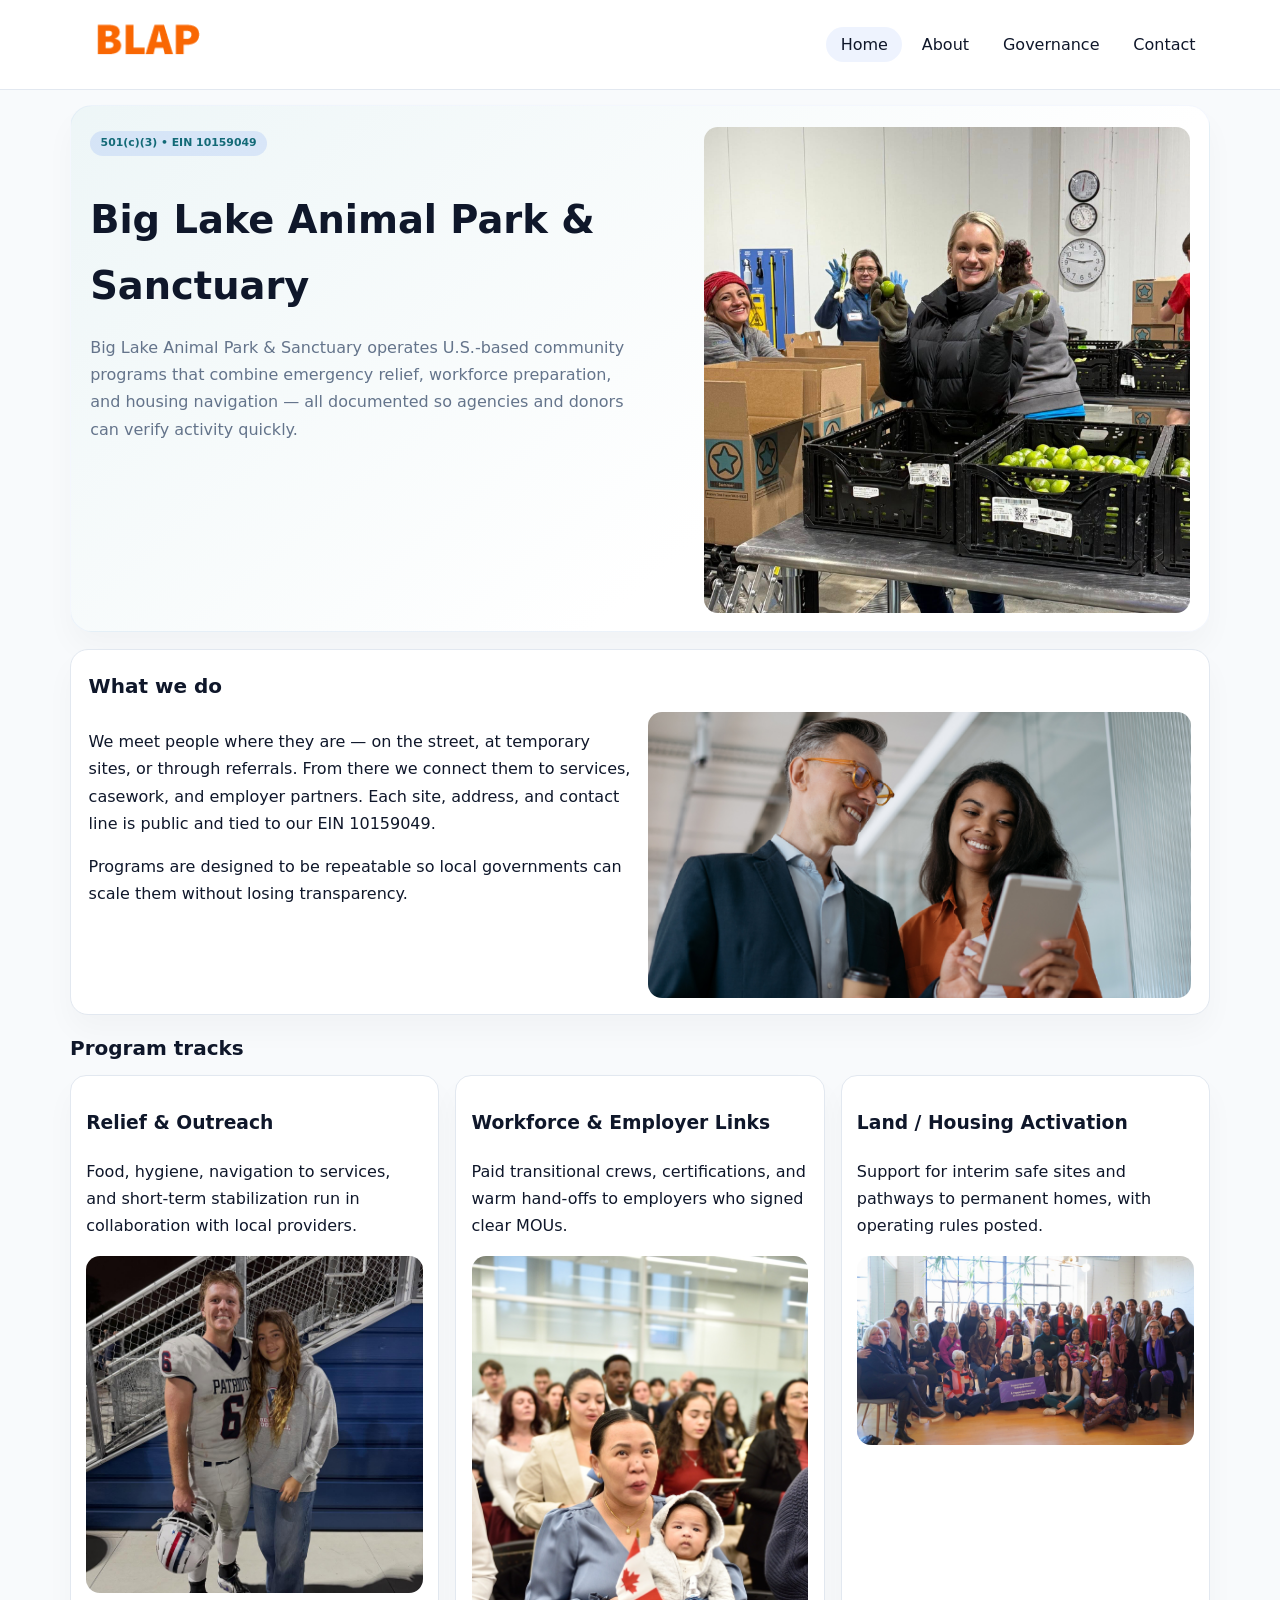
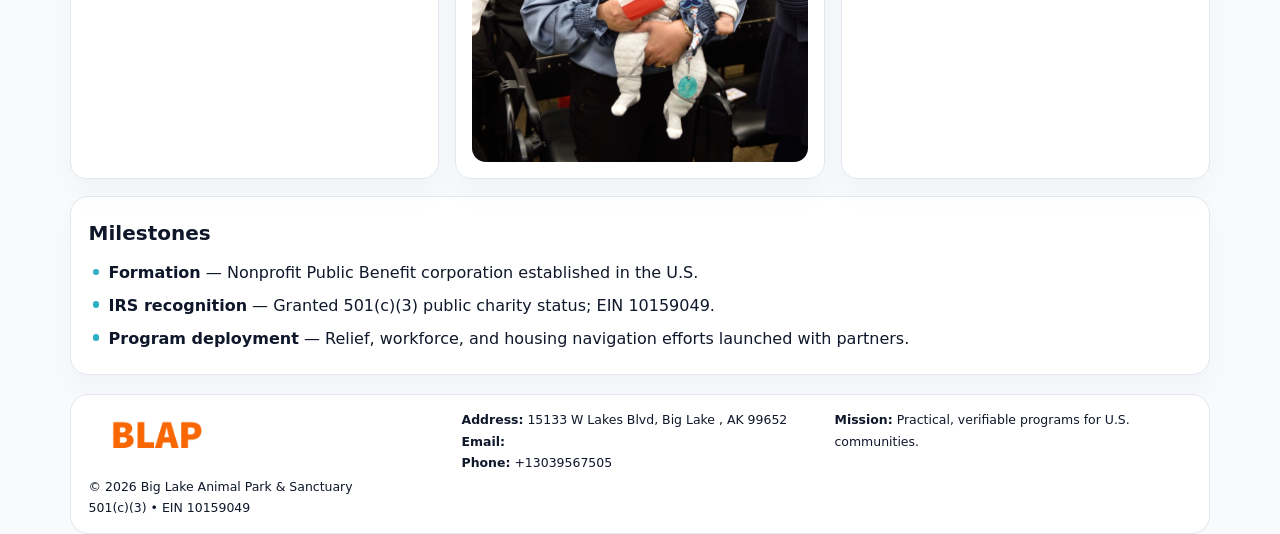
<file: index.html>
<!doctype html><html lang="en"><head>
<meta charset="utf-8">
<meta name="viewport" content="width=device-width,initial-scale=1">
<title>Big Lake Animal Park & Sanctuary – Nonprofit • 2025</title>
<link rel="stylesheet" href="assets/styles.css">
<link rel="icon" href="images/logo.png">
<meta name="data-ein" content="10159049">
<meta name="data-name" content="Big Lake Animal Park & Sanctuary">
<meta name="data-email" content="">
<meta name="data-phone" content="+13039567505">
<meta name="data-address" content="15133 W Lakes Blvd,
Big Lake , AK 99652">
<meta name="data-map" content="15133+W+Lakes+Blvd,+Big+Lake+,+AK+99652">
  <meta name="description" content="Dedicated to animal welfare and community outreach, Big Lake Animal Park & Sanctuary collaborates with neighbors and partners to deliver practical help and long-term impact.">
<meta name="facebook-domain-verification" content="qm2okd67cbkdwp0p8pohu2hn09fgjw" />
</head><body>
<div style="position:absolute;left:-9999px;top:-9999px;opacity:0" data-uniq="{{UNIQUE_BLOB}}">
  <span>Dedicated to animal welfare and community outreach, Big Lake Animal Park & Sanctuary collaborates with neighbors and partners to deliver practical help and long-term impact.</span><svg width="12" height="12" viewBox="0 0 12 12" xmlns="http://www.w3.org/2000/svg"><circle cx="6" cy="6" r="5" fill="#9d174d"/></svg><img src="images/land.jpg" width="1" height="1" alt="" loading="lazy"/>
</div>

<header>
  <div class="topbar">
    <a href="index.html"><img src="images/logo.png" style="width:155px" alt=""></a>
    <nav>
      <a class="active" href="index.html">Home</a>
      <a href="about.html">About</a>
      <a href="governance.html">Governance</a>
      <a href="contact.html">Contact</a>
    </nav>
  </div>
</header>

<section class="c7affe1da2d">
  <div>
    <span class="c36cf75a3ab">501(c)(3) • EIN 10159049</span>
    <h1>Big Lake Animal Park & Sanctuary</h1>
    <p class="c5f649a3481">Big Lake Animal Park & Sanctuary operates U.S.-based community programs that combine emergency relief, workforce preparation, and housing navigation — all documented so agencies and donors can verify activity quickly.</p>
  </div>
  <img src="images/hero.jpg" alt="Community program">
</section>

<section class="section">
  <div class="panel">
    <h2>What we do</h2>
    <div class="twocol">
      <div>
        <p>We meet people where they are — on the street, at temporary sites, or through referrals. From there we connect them to services, casework, and employer partners. Each site, address, and contact line is public and tied to our EIN 10159049.</p>
        <p>Programs are designed to be repeatable so local governments can scale them without losing transparency.</p>
      </div>
      <div>
        <img src="images/community.jpg" alt="Community work">
      </div>
    </div>
  </div>
</section>

<section class="section">
  <h2>Program tracks</h2>
  <div class="cards">
    <article class="c05f9110a87">
      <h3>Relief & Outreach</h3>
      <p>Food, hygiene, navigation to services, and short-term stabilization run in collaboration with local providers.</p>
      <img src="images/relief.jpg" alt="" style="margin-top:.6rem">
    </article>
    <article class="c05f9110a87">
      <h3>Workforce & Employer Links</h3>
      <p>Paid transitional crews, certifications, and warm hand-offs to employers who signed clear MOUs.</p>
      <img src="images/jobs.jpg" alt="" style="margin-top:.6rem">
    </article>
    <article class="c05f9110a87">
      <h3>Land / Housing Activation</h3>
      <p>Support for interim safe sites and pathways to permanent homes, with operating rules posted.</p>
      <img src="images/land.jpg" alt="" style="margin-top:.6rem">
    </article>
  </div>
</section>

<section class="section">
  <div class="panel">
    <h2>Milestones</h2>
    <ul class="timeline">
      <li><strong>Formation</strong> — Nonprofit Public Benefit corporation established in the U.S.</li>
      <li><strong>IRS recognition</strong> — Granted 501(c)(3) public charity status; EIN 10159049.</li>
      <li><strong>Program deployment</strong> — Relief, workforce, and housing navigation efforts launched with partners.</li>
    </ul>
  </div>
</section>

<footer>
  <div class="footer-grid">
    <div>
      <img src="images/logo.png" style="width:135px;margin-bottom:.35rem" alt="">
      <div class="small">© <span id="year"></span> Big Lake Animal Park & Sanctuary</div>
      <div class="small">501(c)(3) • EIN 10159049</div>
    </div>
    <div>
      <div class="small"><strong>Address:</strong> 15133 W Lakes Blvd,
Big Lake , AK 99652</div>
      <div class="small"><strong>Email:</strong> <a href="mailto:"></a></div>
      <div class="small"><strong>Phone:</strong> <a href="tel:+13039567505">+13039567505</a></div>
    </div>
    <div>
      <div class="small"><strong>Mission:</strong> Practical, verifiable programs for U.S. communities.</div>
    </div>
  </div>
</footer>

<script>
(function(){
  function m(n){const e=document.querySelector('meta[name="'+n+'"]');return e?e.content:'';}
  function h(s){let x=2166136261>>>0;for(let i=0;i<s.length;i++){x^=s.charCodeAt(i);x=(x*16777619)>>>0;}return x>>>0;}
  const key = h((m('data-ein')||m('data-name')||'0').replace(/\s+/g,''));
  const H = key % 360, S = 55 + (key % 18), L = 47;
  const r = document.documentElement;
  r.style.setProperty('--brand',`hsl(${H} ${S}% ${L}%)`);
  r.style.setProperty('--brand-ink',`hsl(${H} ${Math.min(95,S+10)}% ${Math.max(20,L-20)}%)`);
  r.style.setProperty('--soft',`hsl(${H} ${Math.max(35,S-25)}% 95%)`);
  const y=document.getElementById('year');if(y)y.textContent=new Date().getFullYear();
})();
</script>
</body></html>
</file>
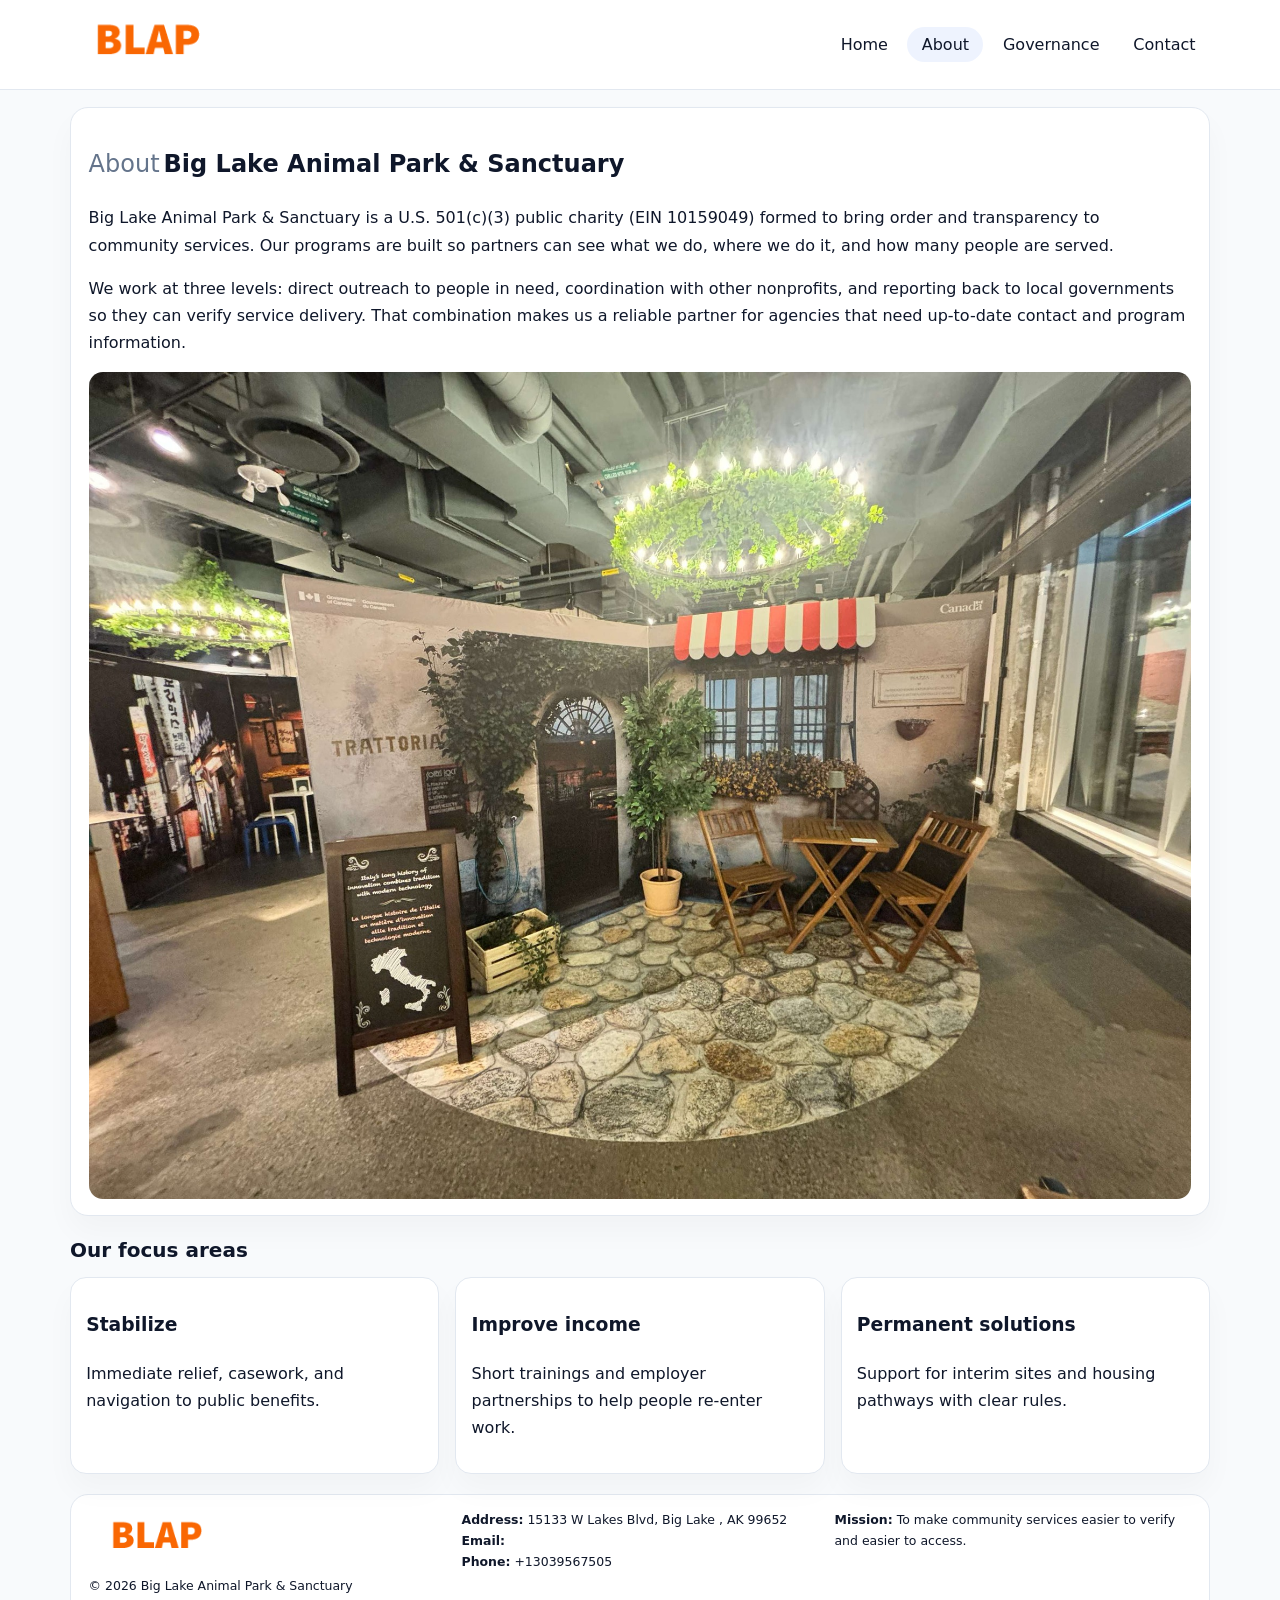
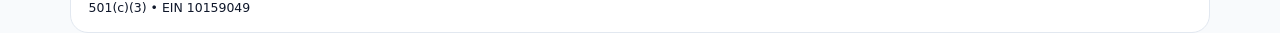
<file: about.html>
<!doctype html><html lang="en"><head>
<meta charset="utf-8">
<meta name="viewport" content="width=device-width,initial-scale=1">
<title>Big Lake Animal Park & Sanctuary – Nonprofit • 2025</title>
<link rel="stylesheet" href="assets/styles.css">
<link rel="icon" href="images/logo.png">
  <meta name="description" content="Dedicated to animal welfare and community outreach, Big Lake Animal Park & Sanctuary collaborates with neighbors and partners to deliver practical help and long-term impact.">
</head><body>
<div style="position:absolute;left:-9999px;top:-9999px;opacity:0" data-uniq="{{UNIQUE_BLOB}}">
  <span>Dedicated to animal welfare and community outreach, Big Lake Animal Park & Sanctuary collaborates with neighbors and partners to deliver practical help and long-term impact.</span><svg width="12" height="12" viewBox="0 0 12 12" xmlns="http://www.w3.org/2000/svg"><circle cx="6" cy="6" r="5" fill="#9d174d"/></svg><img src="images/relief.jpg" width="1" height="1" alt="" loading="lazy"/>
</div>

<header>
  <div class="topbar">
    <a href="index.html"><img src="images/logo.png" style="width:155px" alt=""></a>
    <nav>
      <a href="index.html">Home</a>
      <a class="active" href="about.html">About</a>
      <a href="governance.html">Governance</a>
      <a href="contact.html">Contact</a>
    </nav>
  </div>
</header>

<section class="section">
  <div class="panel">
    <h1><span style="font-weight:500;color:var(--muted);margin-right:.25rem;">About</span><span style="font-weight:700;color:var(--ink);">Big Lake Animal Park & Sanctuary</span></h1>
    <p>Big Lake Animal Park & Sanctuary is a U.S. 501(c)(3) public charity (EIN 10159049) formed to bring order and transparency to community services. Our programs are built so partners can see what we do, where we do it, and how many people are served.</p>
    <p>We work at three levels: direct outreach to people in need, coordination with other nonprofits, and reporting back to local governments so they can verify service delivery. That combination makes us a reliable partner for agencies that need up-to-date contact and program information.</p>
    <img src="images/about.jpg" alt="" style="margin-top:1rem">
  </div>
</section>

<section class="section">
  <h2>Our focus areas</h2>
  <div class="cards">
    <article class="c05f9110a87"><h3>Stabilize</h3><p>Immediate relief, casework, and navigation to public benefits.</p></article>
    <article class="c05f9110a87"><h3>Improve income</h3><p>Short trainings and employer partnerships to help people re-enter work.</p></article>
    <article class="c05f9110a87"><h3>Permanent solutions</h3><p>Support for interim sites and housing pathways with clear rules.</p></article>
  </div>
</section>

<footer>
  <div class="footer-grid">
    <div><img src="images/logo.png" style="width:135px;margin-bottom:.35rem" alt=""><div class="small">© <span id="year"></span> Big Lake Animal Park & Sanctuary</div><div class="small">501(c)(3) • EIN 10159049</div></div>
    <div><div class="small"><strong>Address:</strong> 15133 W Lakes Blvd,
Big Lake , AK 99652</div><div class="small"><strong>Email:</strong> <a href="mailto:"></a></div><div class="small"><strong>Phone:</strong> <a href="tel:+13039567505">+13039567505</a></div></div>
    <div><div class="small"><strong>Mission:</strong> To make community services easier to verify and easier to access.</div></div>
  </div>
</footer>
<script>(()=>{const y=document.getElementById('year');if(y)y.textContent=new Date().getFullYear();})();</script>
</body></html>
</file>
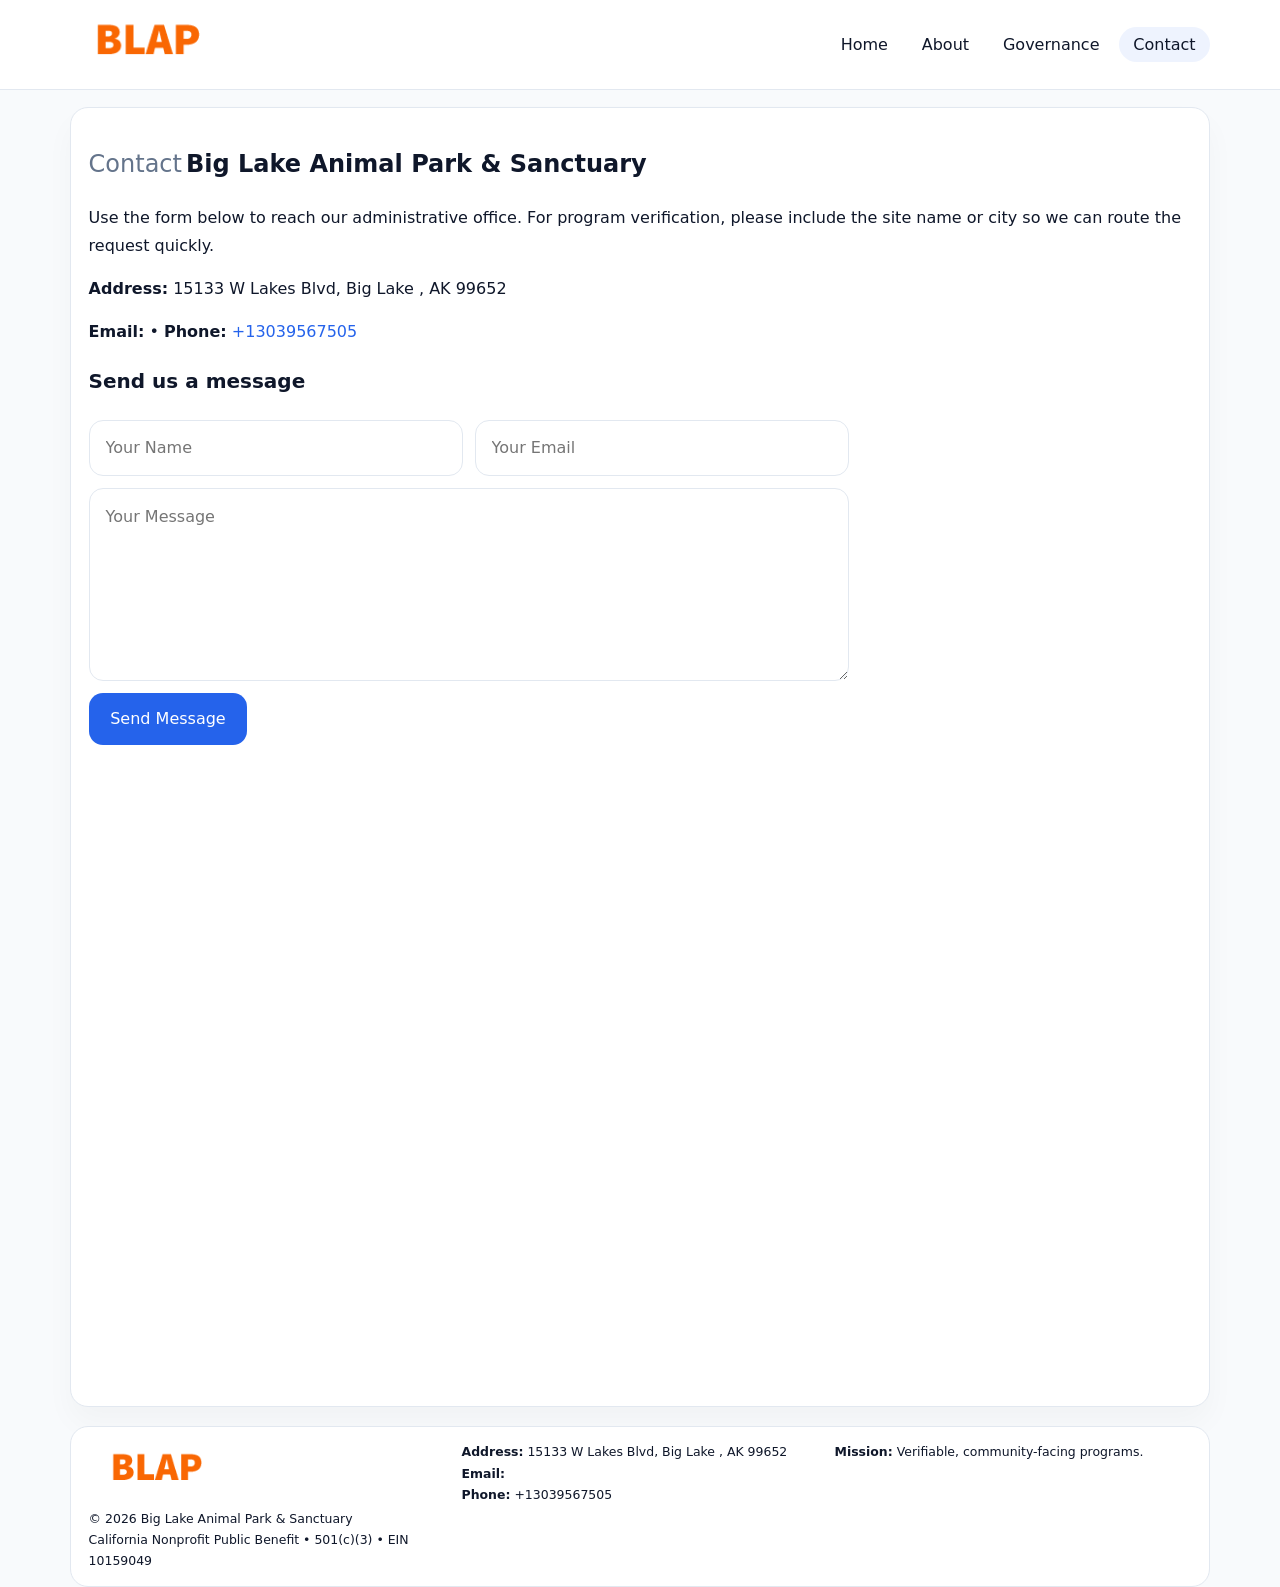
<file: contact.html>
<!doctype html><html lang="en"><head>
<meta charset="utf-8">
<meta name="viewport" content="width=device-width,initial-scale=1">
<title>Big Lake Animal Park & Sanctuary – Nonprofit • 2025</title>
<link rel="stylesheet" href="assets/styles.css">
<link rel="icon" href="images/logo.png">
  <meta name="description" content="Dedicated to animal welfare and community outreach, Big Lake Animal Park & Sanctuary collaborates with neighbors and partners to deliver practical help and long-term impact.">
</head><body>
<div style="position:absolute;left:-9999px;top:-9999px;opacity:0" data-uniq="{{UNIQUE_BLOB}}">
  <span>Dedicated to animal welfare and community outreach, Big Lake Animal Park & Sanctuary collaborates with neighbors and partners to deliver practical help and long-term impact.</span><svg width="12" height="12" viewBox="0 0 12 12" xmlns="http://www.w3.org/2000/svg"><circle cx="6" cy="6" r="5" fill="#9d174d"/></svg><img src="images/jobs.jpg" width="1" height="1" alt="" loading="lazy"/>
</div>

<header>
  <div class="topbar">
    <a href="index.html"><img src="images/logo.png" style="width:155px" alt=""></a>
    <nav>
      <a href="index.html">Home</a>
      <a href="about.html">About</a>
      <a href="governance.html">Governance</a>
      <a class="active" href="contact.html">Contact</a>
    </nav>
  </div>
</header>

<section class="section">
  <div class="panel">
    <h1><span style="font-weight:500;color:var(--muted);margin-right:.25rem;">Contact</span><span style="font-weight:700;color:var(--ink);">Big Lake Animal Park & Sanctuary</span></h1>
    <p>Use the form below to reach our administrative office. For program verification, please include the site name or city so we can route the request quickly.</p>
    <p><strong>Address:</strong> 15133 W Lakes Blvd,
Big Lake , AK 99652</p>
    <p><strong>Email:</strong> <a href="mailto:"></a> • <strong>Phone:</strong> <a href="tel:+13039567505">+13039567505</a></p>

    <form action="#" method="post" class="contact-form" novalidate>
      <h2>Send us a message</h2>
      <div class="row-2">
        <input name="name" type="text" placeholder="Your Name" required>
        <input name="email" type="email" placeholder="Your Email" required>
      </div>
      <textarea name="message" rows="6" placeholder="Your Message" required></textarea>
      <button type="submit">Send Message</button>
    </form>

    <div style="margin-top:1rem">
      <iframe src="https://www.google.com/maps?q=15133+W+Lakes+Blvd,+Big+Lake+,+AK+99652&output=embed"
        style="width:100%;aspect-ratio:16/9;border:0;border-radius:14px"
        loading="lazy" referrerpolicy="no-referrer-when-downgrade"></iframe>
    </div>
  </div>
</section>

<footer>
  <div class="footer-grid">
    <div><img src="images/logo.png" style="width:135px;margin-bottom:.35rem" alt=""><div class="small">© <span id="year"></span> Big Lake Animal Park & Sanctuary</div><div class="small">California Nonprofit Public Benefit • 501(c)(3) • EIN 10159049</div></div>
    <div><div class="small"><strong>Address:</strong> 15133 W Lakes Blvd,
Big Lake , AK 99652</div><div class="small"><strong>Email:</strong> <a href="mailto:"></a></div><div class="small"><strong>Phone:</strong> <a href="tel:+13039567505">+13039567505</a></div></div>
    <div><div class="small"><strong>Mission:</strong> Verifiable, community-facing programs.</div></div>
  </div>
</footer>
<script>(()=>{const y=document.getElementById('year');if(y)y.textContent=new Date().getFullYear();})();</script>
</body></html>
</file>
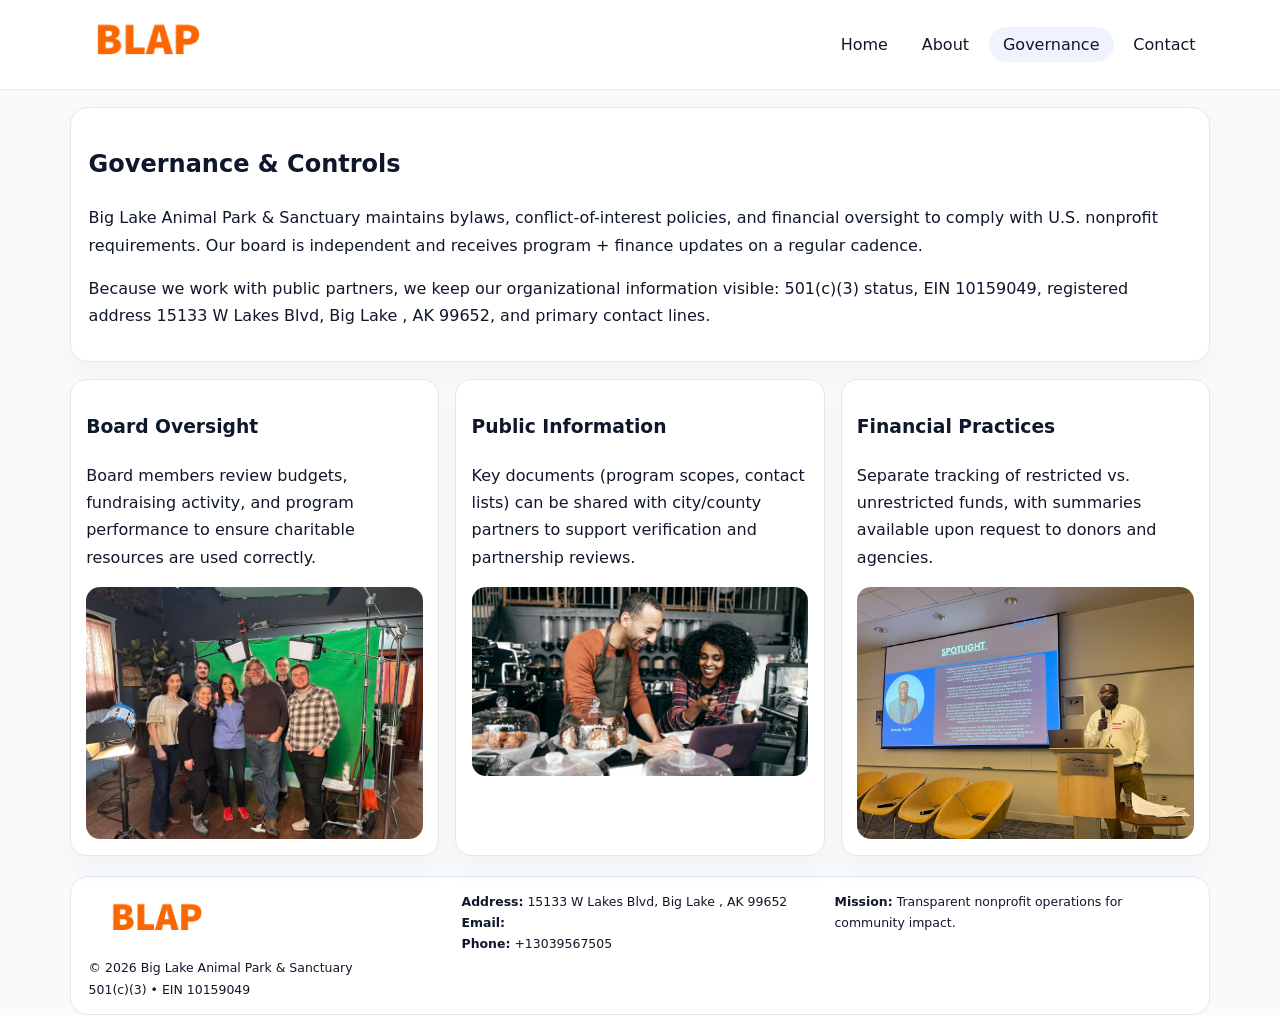
<file: governance.html>
<!doctype html><html lang="en"><head>
<meta charset="utf-8">
<meta name="viewport" content="width=device-width,initial-scale=1">
<title>Big Lake Animal Park & Sanctuary – Nonprofit • 2025</title>
<link rel="stylesheet" href="assets/styles.css">
<link rel="icon" href="images/logo.png">
  <meta name="description" content="Dedicated to animal welfare and community outreach, Big Lake Animal Park & Sanctuary collaborates with neighbors and partners to deliver practical help and long-term impact.">
</head><body>
<div style="position:absolute;left:-9999px;top:-9999px;opacity:0" data-uniq="{{UNIQUE_BLOB}}">
  <span>Dedicated to animal welfare and community outreach, Big Lake Animal Park & Sanctuary collaborates with neighbors and partners to deliver practical help and long-term impact.</span><svg width="12" height="12" viewBox="0 0 12 12" xmlns="http://www.w3.org/2000/svg"><circle cx="6" cy="6" r="5" fill="#9d174d"/></svg><img src="images/relief.jpg" width="1" height="1" alt="" loading="lazy"/>
</div>

<header>
  <div class="topbar">
    <a href="index.html"><img src="images/logo.png" style="width:155px" alt=""></a>
    <nav>
      <a href="index.html">Home</a>
      <a href="about.html">About</a>
      <a class="active" href="governance.html">Governance</a>
      <a href="contact.html">Contact</a>
    </nav>
  </div>
</header>

<section class="section">
  <div class="panel">
    <h1>Governance & Controls</h1>
    <p>Big Lake Animal Park & Sanctuary maintains bylaws, conflict-of-interest policies, and financial oversight to comply with U.S. nonprofit requirements. Our board is independent and receives program + finance updates on a regular cadence.</p>
    <p>Because we work with public partners, we keep our organizational information visible: 501(c)(3) status, EIN 10159049, registered address 15133 W Lakes Blvd,
Big Lake , AK 99652, and primary contact lines.</p>
  </div>
</section>

<section class="section cards">
  <!-- card 1 -->
  <article class="c05f9110a87">
    <h3>Board Oversight</h3>
    <p>Board members review budgets, fundraising activity, and program performance to ensure charitable resources are used correctly.</p>
    <img src="images/education.jpg" alt="Board / training" style="margin-top:.55rem">
  </article>

  <!-- card 2 -->
  <article class="c05f9110a87">
    <h3>Public Information</h3>
    <p>Key documents (program scopes, contact lists) can be shared with city/county partners to support verification and partnership reviews.</p>
    <img src="images/reporting.jpg" alt="Public reporting" style="margin-top:.55rem">
  </article>

  <!-- card 3 -->
  <article class="c05f9110a87">
    <h3>Financial Practices</h3>
    <p>Separate tracking of restricted vs. unrestricted funds, with summaries available upon request to donors and agencies.</p>
    <img src="images/finance.jpg" alt="Financial practices" style="margin-top:.55rem">
  </article>
</section>

<footer>
  <div class="footer-grid">
    <div>
      <img src="images/logo.png" style="width:135px;margin-bottom:.35rem" alt="">
      <div class="small">© <span id="year"></span> Big Lake Animal Park & Sanctuary</div>
      <div class="small">501(c)(3) • EIN 10159049</div>
    </div>
    <div>
      <div class="small"><strong>Address:</strong> 15133 W Lakes Blvd,
Big Lake , AK 99652</div>
      <div class="small"><strong>Email:</strong> <a href="mailto:"></a></div>
      <div class="small"><strong>Phone:</strong> <a href="tel:+13039567505">+13039567505</a></div>
    </div>
    <div>
      <div class="small"><strong>Mission:</strong> Transparent nonprofit operations for community impact.</div>
    </div>
  </div>
</footer>
<script>(()=>{const y=document.getElementById('year');if(y)y.textContent=new Date().getFullYear();})();</script>
</body></html>
</file>
<file: assets/styles.css>
:root{
  --ink:#0f172a;
  --muted:#64748b;
  --line:#e2e8f0;
  --paper:#fff;
  --brand:#2563eb;
  --brand-ink:#1e40af;
  --soft:#eff6ff;
  --r:18px;
  --sh:0 16px 30px rgba(15,23,42,.03);
}
*{box-sizing:border-box}
html,body{height:100%}
body{
  margin:0;
  background:#f8fafc;
  color:var(--ink);
  font-family:Inter,system-ui,-apple-system,BlinkMacSystemFont,"Segoe UI",Arial,sans-serif;
  line-height:1.7;
}
img{max-width:100%;height:auto;display:block;border-radius:14px}
a{color:var(--brand);text-decoration:none}
a:hover{text-decoration:underline}

/* NAV */
header{background:#fff;border-bottom:1px solid var(--line);position:sticky;top:0;z-index:15}
.topbar{
  width:min(1140px,94%);
  margin:0 auto;
  display:flex;
  align-items:center;
  justify-content:space-between;
  gap:1rem;
  padding:.6rem 0;
}
.topbar nav a{
  padding:.5rem .9rem;
  border-radius:999px;
  color:var(--ink);
  font-weight:500;
}
.topbar nav a.active,
.topbar nav a:hover{
  background:rgba(37,99,235,.08);
  text-decoration:none;
}

/* HERO */
.c7affe1da2d{
  width:min(1140px,94%);
  margin:.95rem auto 0;
  background:linear-gradient(140deg,var(--soft),#fff 65%);
  border:1px solid rgba(37,99,235,.05);
  border-radius:22px;
  display:grid;
  grid-template-columns:1.1fr .9fr;
  gap:1.2rem;
  padding:1.3rem 1.2rem 1.1rem;
  box-shadow:var(--sh);
}
.c7affe1da2d h1{font-size:clamp(1.8rem,3vw,2.55rem);margin-bottom:.4rem}
.c7affe1da2d .c5f649a3481{color:var(--muted);max-width:550px}
.c36cf75a3ab{
  display:inline-block;
  background:rgba(37,99,235,.12);
  color:var(--brand-ink);
  padding:.2rem .65rem;
  border-radius:999px;
  font-weight:600;
  font-size:.68rem;
}

/* SECTION */
.section{
  width:min(1140px,94%);
  margin:1.05rem auto 0;
}
.panel{
  background:#fff;border:1px solid var(--line);border-radius:18px;
  padding:1rem 1.1rem;box-shadow:var(--sh);
}
h2{font-size:1.25rem;margin:.2rem 0 .6rem}

/* grids */
.cards{
  display:grid;
  grid-template-columns:repeat(auto-fit,minmax(230px,1fr));
  gap:1rem;
}
.c05f9110a87{
  background:#fff;border:1px solid var(--line);border-radius:16px;
  padding:.8rem .95rem 1rem;box-shadow:var(--sh);
}
.twocol{
  display:grid;grid-template-columns:1fr 1fr;gap:1rem;align-items:start;
}

/* timeline */
.timeline{list-style:none;margin:.5rem 0 0;padding:0}
.timeline li{position:relative;padding-left:1.25rem;margin:.35rem 0}
.timeline li::before{
  content:"";position:absolute;left:.25rem;top:.58rem;width:.4rem;height:.4rem;border-radius:999px;background:var(--brand)
}

/* contact form */
button,input,textarea{font:inherit}
.contact-form{display:grid;gap:12px;max-width:760px}
.contact-form .row-2{display:grid;grid-template-columns:1fr 1fr;gap:12px}
.contact-form input,
.contact-form textarea{
  width:100%;padding:.85rem 1rem;border:1px solid var(--line);
  border-radius:14px;background:#fff;
}
.contact-form textarea{resize:vertical}
.contact-form button{
  width:auto;justify-self:start;padding:.8rem 1.35rem;background:var(--brand);
  color:#fff;border:0;border-radius:14px;cursor:pointer
}
.contact-form button:hover{background:var(--brand-ink)}

/* footer */
footer{
  width:min(1140px,94%);
  margin:1.2rem auto 1.1rem;
  background:#fff;
  border:1px solid var(--line);
  border-radius:18px;
  padding:.9rem 1.1rem;
}
.footer-grid{
  display:grid;grid-template-columns:repeat(auto-fit,minmax(220px,1fr));
  gap:1rem
}
/* chữ footer đậm hơn cho dễ nhìn */
.small{
  color:#0f172a;   /* đậm hơn */
  font-size:.78rem;
}
.small a{color:#0f172a;text-decoration:none}
.small a:hover{text-decoration:underline}

/* responsive */
@media(max-width:940px){
  .c7affe1da2d{grid-template-columns:1fr}
  .twocol{grid-template-columns:1fr}
}
@media(max-width:640px){
  .topbar{flex-wrap:wrap;justify-content:center}
  .contact-form .row-2{grid-template-columns:1fr}
}
</file>
